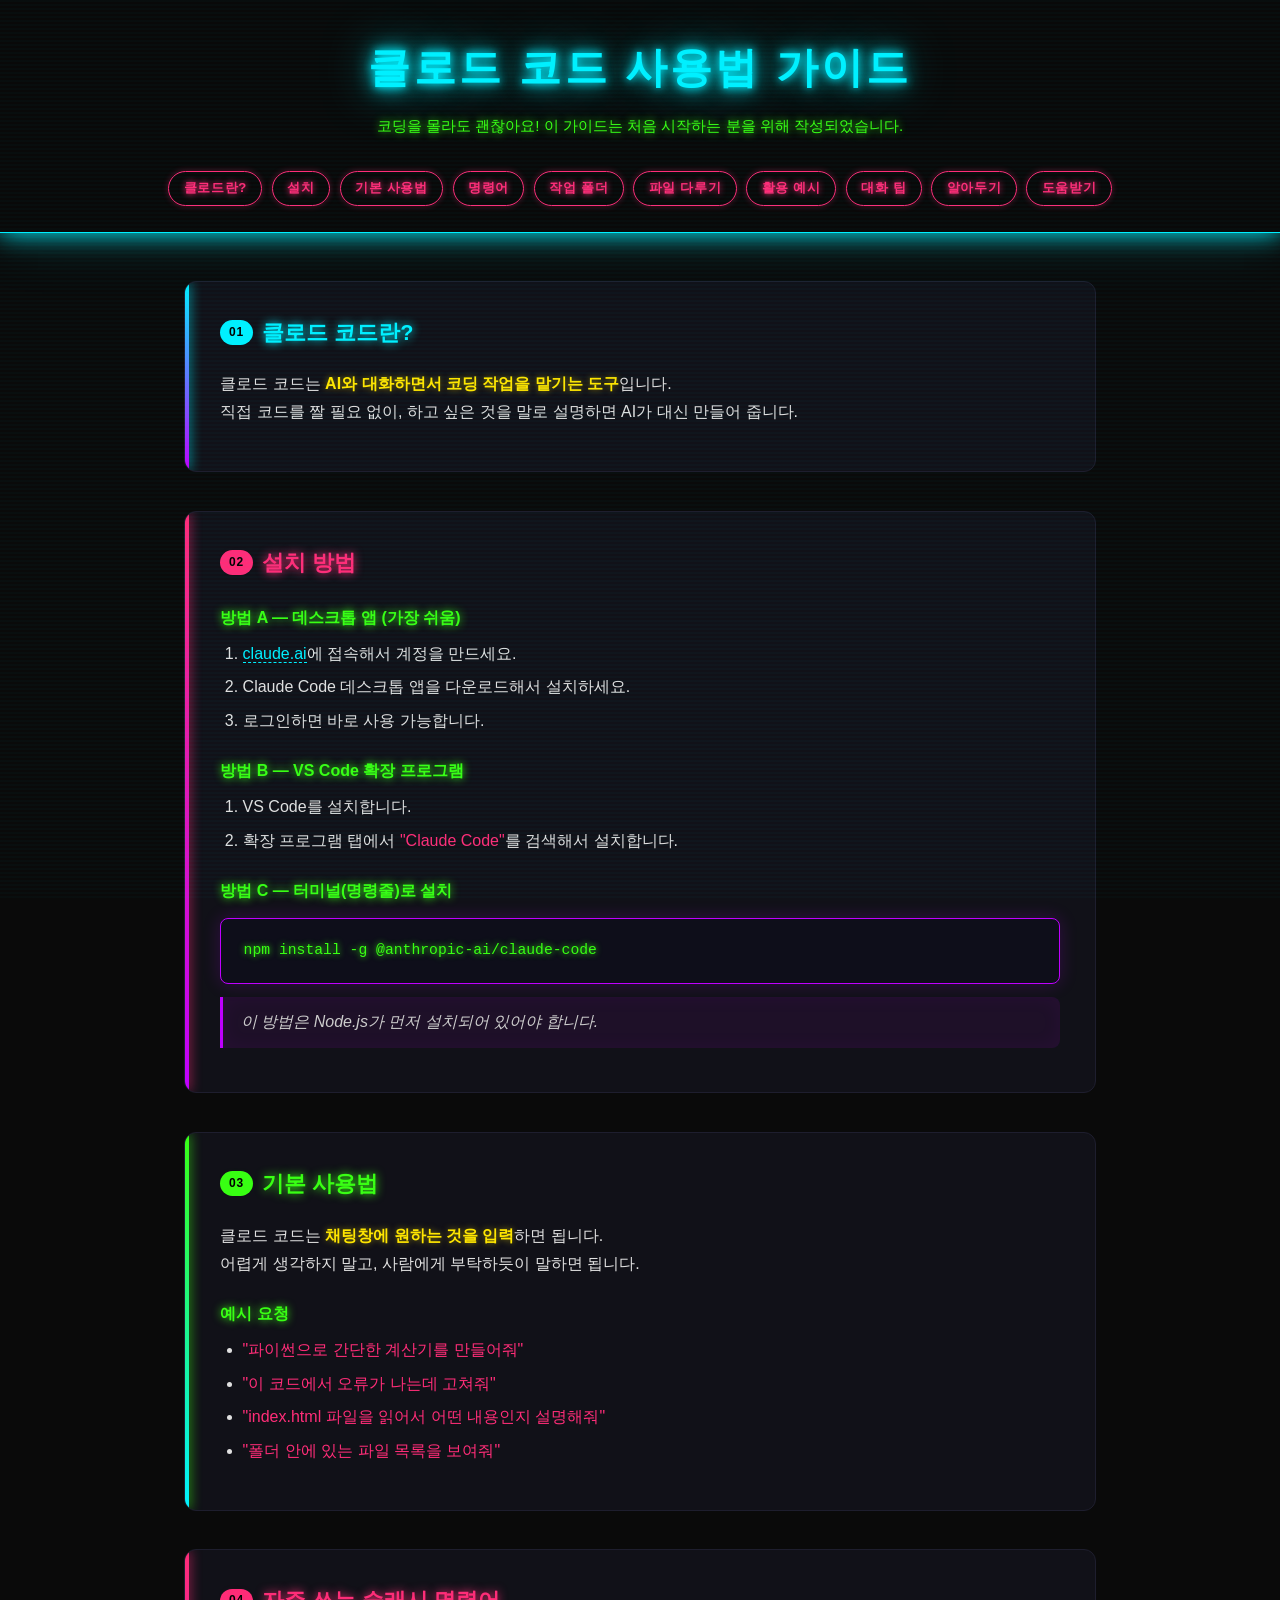
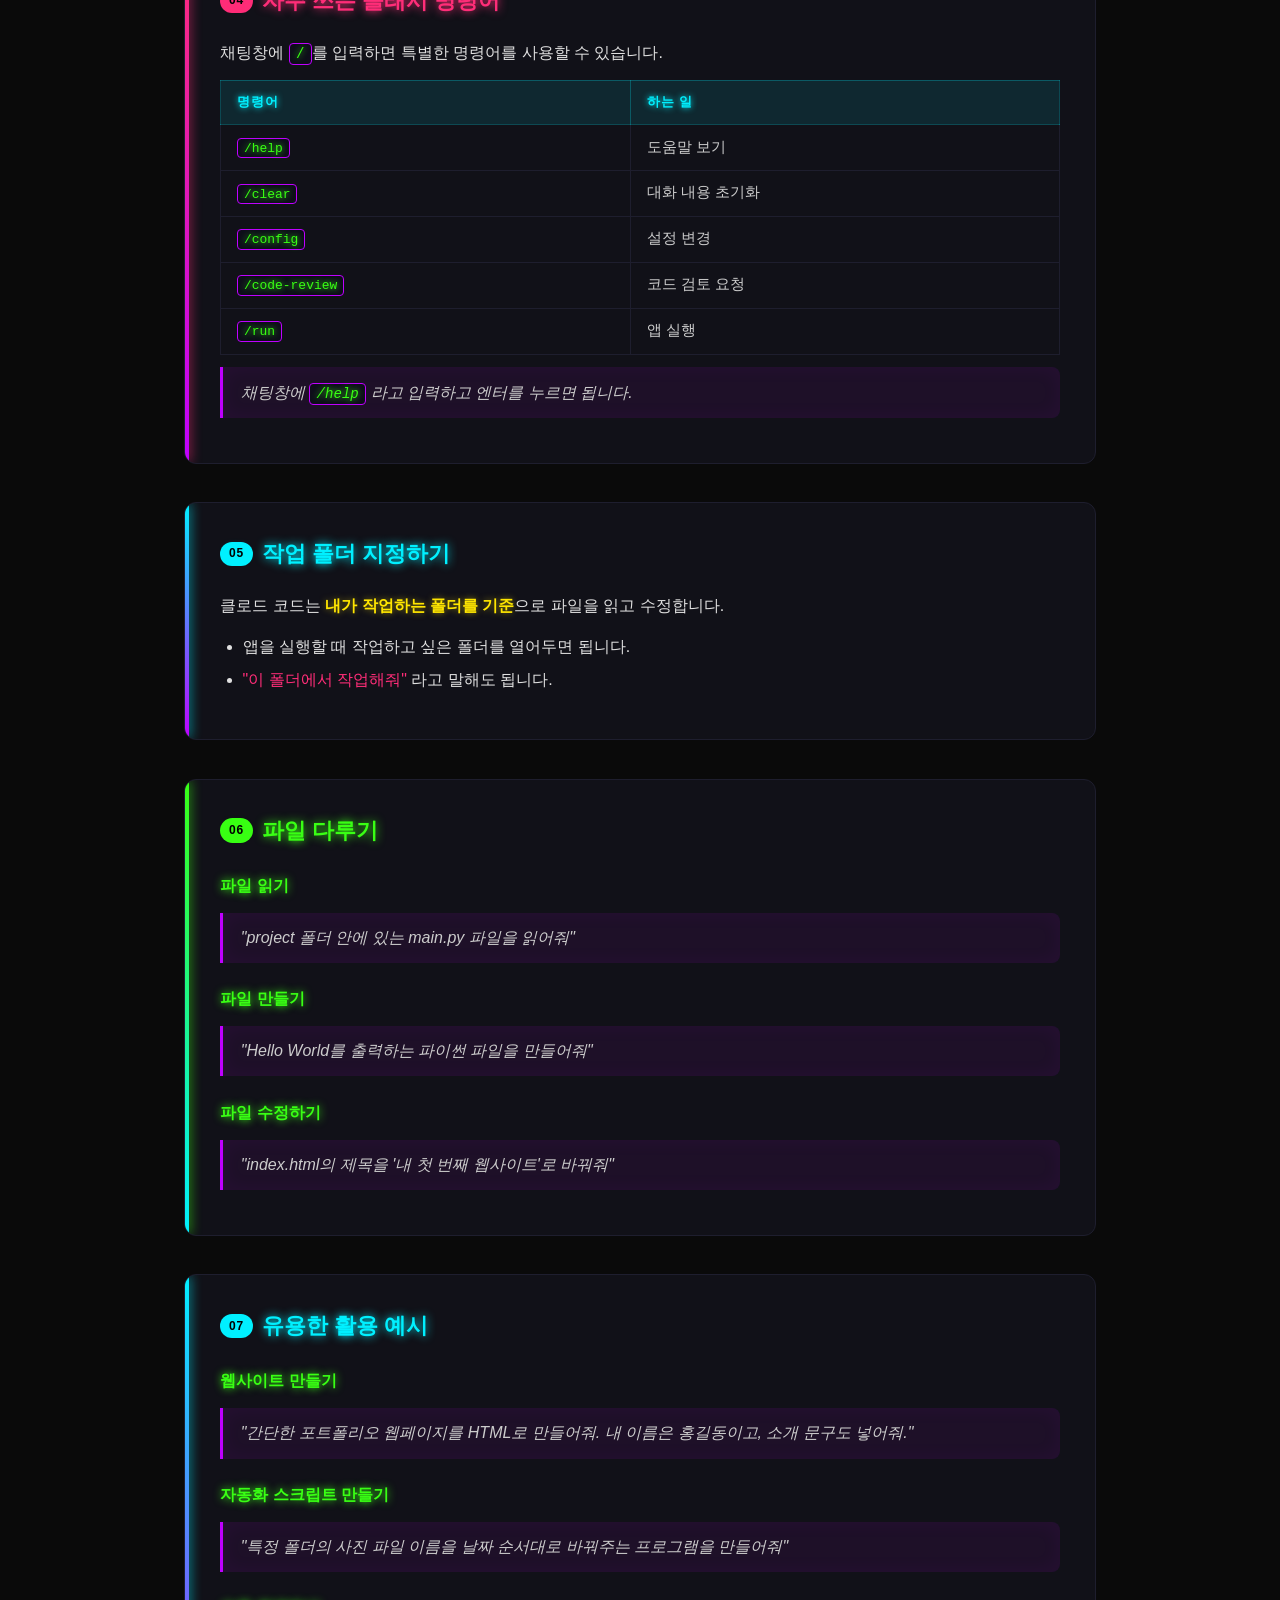
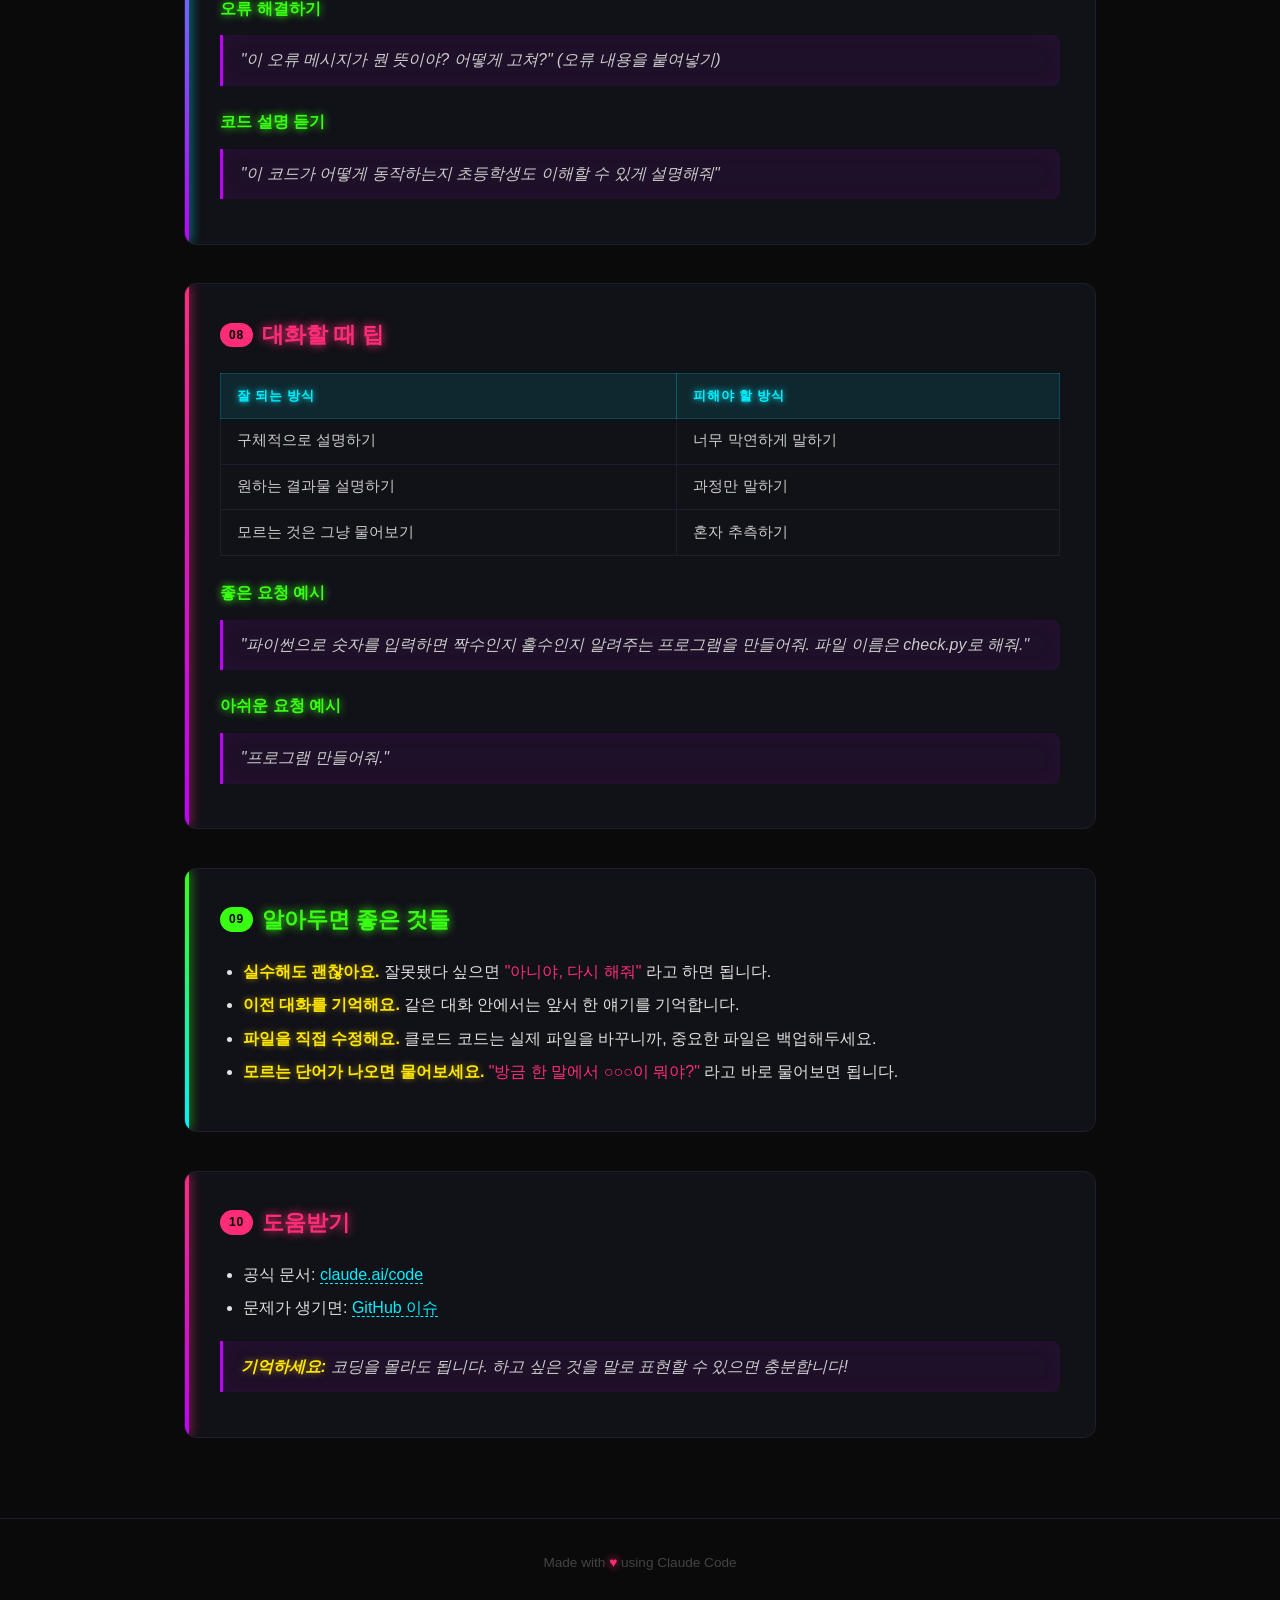
<file: index.html>
<!DOCTYPE html>
<html lang="ko">
<head>
  <meta charset="UTF-8" />
  <meta name="viewport" content="width=device-width, initial-scale=1.0" />
  <title>클로드 코드 사용법 가이드</title>
  <style>
    :root {
      --neon-green:  #39ff14;
      --neon-pink:   #ff2d78;
      --neon-blue:   #00f0ff;
      --neon-purple: #bf00ff;
      --neon-yellow: #ffe600;
      --bg:          #0a0a0a;
      --bg-card:     #111118;
      --border:      #1e1e2e;
      --text:        #e0e0e0;
    }

    * { margin: 0; padding: 0; box-sizing: border-box; }

    body {
      background: var(--bg);
      color: var(--text);
      font-family: 'Segoe UI', 'Malgun Gothic', sans-serif;
      line-height: 1.75;
      min-height: 100vh;
    }

    body::before {
      content: '';
      position: fixed;
      inset: 0;
      background: repeating-linear-gradient(
        0deg,
        transparent,
        transparent 2px,
        rgba(0,240,255,.025) 2px,
        rgba(0,240,255,.025) 4px
      );
      pointer-events: none;
      z-index: 999;
    }

    header {
      border-bottom: 1px solid var(--neon-blue);
      box-shadow: 0 0 24px var(--neon-blue), 0 0 60px rgba(0,240,255,.15);
      padding: 2rem 0 1.6rem;
      text-align: center;
      position: sticky;
      top: 0;
      z-index: 100;
      background: rgba(10,10,10,.92);
      backdrop-filter: blur(8px);
    }

    header h1 {
      font-size: clamp(1.6rem, 4vw, 2.6rem);
      font-weight: 900;
      letter-spacing: .08em;
      text-transform: uppercase;
      color: var(--neon-blue);
      text-shadow:
        0 0 8px var(--neon-blue),
        0 0 20px var(--neon-blue),
        0 0 50px rgba(0,240,255,.6);
    }

    header p {
      margin-top: .5rem;
      font-size: .95rem;
      color: var(--neon-green);
      text-shadow: 0 0 8px var(--neon-green);
    }

    nav {
      display: flex;
      flex-wrap: wrap;
      gap: .6rem;
      justify-content: center;
      padding: 1.2rem 1rem 0;
    }

    nav a {
      text-decoration: none;
      color: var(--neon-pink);
      border: 1px solid var(--neon-pink);
      padding: .3rem .9rem;
      border-radius: 999px;
      font-size: .82rem;
      font-weight: 700;
      letter-spacing: .05em;
      transition: all .2s;
      text-shadow: 0 0 6px var(--neon-pink);
      box-shadow: 0 0 6px rgba(255,45,120,.3);
    }

    nav a:hover {
      background: var(--neon-pink);
      color: #000;
      text-shadow: none;
      box-shadow: 0 0 18px var(--neon-pink), 0 0 40px rgba(255,45,120,.5);
    }

    .wrapper {
      max-width: 960px;
      margin: 0 auto;
      padding: 3rem 1.5rem 5rem;
      display: grid;
      gap: 2.4rem;
    }

    .card {
      background: var(--bg-card);
      border: 1px solid var(--border);
      border-radius: 12px;
      padding: 2rem 2.2rem;
      position: relative;
      overflow: hidden;
      transition: box-shadow .3s, border-color .3s;
    }

    .card:hover {
      border-color: var(--neon-blue);
      box-shadow: 0 0 18px rgba(0,240,255,.25), inset 0 0 40px rgba(0,240,255,.04);
    }

    .card::before {
      content: '';
      position: absolute;
      left: 0; top: 0; bottom: 0;
      width: 4px;
      border-radius: 12px 0 0 12px;
      background: linear-gradient(180deg, var(--neon-blue), var(--neon-purple));
      box-shadow: 0 0 12px var(--neon-blue);
    }

    .section-title {
      font-size: 1.35rem;
      font-weight: 800;
      margin-bottom: 1.2rem;
      color: var(--neon-blue);
      text-shadow: 0 0 10px var(--neon-blue);
      display: flex;
      align-items: center;
      gap: .6rem;
    }

    .section-num {
      font-size: .75rem;
      background: var(--neon-blue);
      color: #000;
      padding: .1rem .55rem;
      border-radius: 999px;
      font-weight: 900;
      letter-spacing: .06em;
      flex-shrink: 0;
    }

    h3 {
      font-size: 1rem;
      color: var(--neon-green);
      text-shadow: 0 0 8px var(--neon-green);
      margin: 1.4rem 0 .5rem;
    }

    p { margin-bottom: .8rem; }

    ul, ol { padding-left: 1.4rem; margin-bottom: .8rem; }
    li { margin-bottom: .35rem; }

    strong { color: var(--neon-yellow); text-shadow: 0 0 6px rgba(255,230,0,.5); }
    em { color: var(--neon-pink); font-style: normal; }

    blockquote {
      margin: .8rem 0;
      padding: .7rem 1.1rem;
      border-left: 3px solid var(--neon-purple);
      background: rgba(191,0,255,.07);
      border-radius: 0 8px 8px 0;
      color: #ccc;
      font-style: italic;
      box-shadow: inset 0 0 20px rgba(191,0,255,.06);
    }

    code {
      background: #0e0e1a;
      border: 1px solid var(--neon-purple);
      color: var(--neon-green);
      padding: .15em .45em;
      border-radius: 4px;
      font-size: .88em;
      font-family: 'Consolas', 'Courier New', monospace;
      text-shadow: 0 0 6px var(--neon-green);
    }

    pre {
      background: #0e0e1a;
      border: 1px solid var(--neon-purple);
      box-shadow: 0 0 18px rgba(191,0,255,.2);
      border-radius: 8px;
      padding: 1.2rem 1.4rem;
      overflow-x: auto;
      margin: .8rem 0;
    }

    pre code { border: none; padding: 0; font-size: .92em; background: transparent; }

    table { width: 100%; border-collapse: collapse; margin: .8rem 0; font-size: .92rem; }

    th {
      background: rgba(0,240,255,.1);
      color: var(--neon-blue);
      text-shadow: 0 0 6px var(--neon-blue);
      border: 1px solid rgba(0,240,255,.25);
      padding: .65rem 1rem;
      text-align: left;
      font-size: .8rem;
      letter-spacing: .06em;
      text-transform: uppercase;
    }

    td { border: 1px solid var(--border); padding: .6rem 1rem; color: #ccc; }
    tr:hover td { background: rgba(0,240,255,.04); }

    a { color: var(--neon-blue); text-decoration: none; border-bottom: 1px dashed var(--neon-blue); transition: color .2s; }
    a:hover { color: var(--neon-green); border-color: var(--neon-green); }

    .card:nth-child(2n)::before  { background: linear-gradient(180deg, var(--neon-pink), var(--neon-purple)); box-shadow: 0 0 12px var(--neon-pink); }
    .card:nth-child(3n)::before  { background: linear-gradient(180deg, var(--neon-green), var(--neon-blue)); box-shadow: 0 0 12px var(--neon-green); }
    .card:nth-child(2n) .section-num  { background: var(--neon-pink); }
    .card:nth-child(3n) .section-num  { background: var(--neon-green); }
    .card:nth-child(2n) .section-title { color: var(--neon-pink); text-shadow: 0 0 10px var(--neon-pink); }
    .card:nth-child(3n) .section-title { color: var(--neon-green); text-shadow: 0 0 10px var(--neon-green); }

    footer { text-align: center; padding: 2rem; border-top: 1px solid var(--border); color: #444; font-size: .85rem; }
    footer span { color: var(--neon-pink); text-shadow: 0 0 8px var(--neon-pink); }

    @media (max-width: 600px) {
      .card { padding: 1.4rem 1.2rem; }
      nav a { font-size: .75rem; }
    }
  </style>
</head>
<body>

<header>
  <h1>클로드 코드 사용법 가이드</h1>
  <p>코딩을 몰라도 괜찮아요! 이 가이드는 처음 시작하는 분을 위해 작성되었습니다.</p>
  <nav>
    <a href="#s1">클로드란?</a>
    <a href="#s2">설치</a>
    <a href="#s3">기본 사용법</a>
    <a href="#s4">명령어</a>
    <a href="#s5">작업 폴더</a>
    <a href="#s6">파일 다루기</a>
    <a href="#s7">활용 예시</a>
    <a href="#s8">대화 팁</a>
    <a href="#s9">알아두기</a>
    <a href="#s10">도움받기</a>
  </nav>
</header>

<main class="wrapper">

  <section class="card" id="s1">
    <h2 class="section-title"><span class="section-num">01</span>클로드 코드란?</h2>
    <p>클로드 코드는 <strong>AI와 대화하면서 코딩 작업을 맡기는 도구</strong>입니다.<br/>
    직접 코드를 짤 필요 없이, 하고 싶은 것을 말로 설명하면 AI가 대신 만들어 줍니다.</p>
  </section>

  <section class="card" id="s2">
    <h2 class="section-title"><span class="section-num">02</span>설치 방법</h2>
    <h3>방법 A — 데스크톱 앱 (가장 쉬움)</h3>
    <ol>
      <li><a href="https://claude.ai" target="_blank">claude.ai</a>에 접속해서 계정을 만드세요.</li>
      <li>Claude Code 데스크톱 앱을 다운로드해서 설치하세요.</li>
      <li>로그인하면 바로 사용 가능합니다.</li>
    </ol>
    <h3>방법 B — VS Code 확장 프로그램</h3>
    <ol>
      <li>VS Code를 설치합니다.</li>
      <li>확장 프로그램 탭에서 <em>"Claude Code"</em>를 검색해서 설치합니다.</li>
    </ol>
    <h3>방법 C — 터미널(명령줄)로 설치</h3>
    <pre><code>npm install -g @anthropic-ai/claude-code</code></pre>
    <blockquote>이 방법은 Node.js가 먼저 설치되어 있어야 합니다.</blockquote>
  </section>

  <section class="card" id="s3">
    <h2 class="section-title"><span class="section-num">03</span>기본 사용법</h2>
    <p>클로드 코드는 <strong>채팅창에 원하는 것을 입력</strong>하면 됩니다.<br/>
    어렵게 생각하지 말고, 사람에게 부탁하듯이 말하면 됩니다.</p>
    <h3>예시 요청</h3>
    <ul>
      <li><em>"파이썬으로 간단한 계산기를 만들어줘"</em></li>
      <li><em>"이 코드에서 오류가 나는데 고쳐줘"</em></li>
      <li><em>"index.html 파일을 읽어서 어떤 내용인지 설명해줘"</em></li>
      <li><em>"폴더 안에 있는 파일 목록을 보여줘"</em></li>
    </ul>
  </section>

  <section class="card" id="s4">
    <h2 class="section-title"><span class="section-num">04</span>자주 쓰는 슬래시 명령어</h2>
    <p>채팅창에 <code>/</code>를 입력하면 특별한 명령어를 사용할 수 있습니다.</p>
    <table>
      <thead><tr><th>명령어</th><th>하는 일</th></tr></thead>
      <tbody>
        <tr><td><code>/help</code></td><td>도움말 보기</td></tr>
        <tr><td><code>/clear</code></td><td>대화 내용 초기화</td></tr>
        <tr><td><code>/config</code></td><td>설정 변경</td></tr>
        <tr><td><code>/code-review</code></td><td>코드 검토 요청</td></tr>
        <tr><td><code>/run</code></td><td>앱 실행</td></tr>
      </tbody>
    </table>
    <blockquote>채팅창에 <code>/help</code> 라고 입력하고 엔터를 누르면 됩니다.</blockquote>
  </section>

  <section class="card" id="s5">
    <h2 class="section-title"><span class="section-num">05</span>작업 폴더 지정하기</h2>
    <p>클로드 코드는 <strong>내가 작업하는 폴더를 기준</strong>으로 파일을 읽고 수정합니다.</p>
    <ul>
      <li>앱을 실행할 때 작업하고 싶은 폴더를 열어두면 됩니다.</li>
      <li><em>"이 폴더에서 작업해줘"</em> 라고 말해도 됩니다.</li>
    </ul>
  </section>

  <section class="card" id="s6">
    <h2 class="section-title"><span class="section-num">06</span>파일 다루기</h2>
    <h3>파일 읽기</h3>
    <blockquote>"project 폴더 안에 있는 main.py 파일을 읽어줘"</blockquote>
    <h3>파일 만들기</h3>
    <blockquote>"Hello World를 출력하는 파이썬 파일을 만들어줘"</blockquote>
    <h3>파일 수정하기</h3>
    <blockquote>"index.html의 제목을 '내 첫 번째 웹사이트'로 바꿔줘"</blockquote>
  </section>

  <section class="card" id="s7">
    <h2 class="section-title"><span class="section-num">07</span>유용한 활용 예시</h2>
    <h3>웹사이트 만들기</h3>
    <blockquote>"간단한 포트폴리오 웹페이지를 HTML로 만들어줘. 내 이름은 홍길동이고, 소개 문구도 넣어줘."</blockquote>
    <h3>자동화 스크립트 만들기</h3>
    <blockquote>"특정 폴더의 사진 파일 이름을 날짜 순서대로 바꿔주는 프로그램을 만들어줘"</blockquote>
    <h3>오류 해결하기</h3>
    <blockquote>"이 오류 메시지가 뭔 뜻이야? 어떻게 고쳐?" (오류 내용을 붙여넣기)</blockquote>
    <h3>코드 설명 듣기</h3>
    <blockquote>"이 코드가 어떻게 동작하는지 초등학생도 이해할 수 있게 설명해줘"</blockquote>
  </section>

  <section class="card" id="s8">
    <h2 class="section-title"><span class="section-num">08</span>대화할 때 팁</h2>
    <table>
      <thead><tr><th>잘 되는 방식</th><th>피해야 할 방식</th></tr></thead>
      <tbody>
        <tr><td>구체적으로 설명하기</td><td>너무 막연하게 말하기</td></tr>
        <tr><td>원하는 결과물 설명하기</td><td>과정만 말하기</td></tr>
        <tr><td>모르는 것은 그냥 물어보기</td><td>혼자 추측하기</td></tr>
      </tbody>
    </table>
    <h3>좋은 요청 예시</h3>
    <blockquote>"파이썬으로 숫자를 입력하면 짝수인지 홀수인지 알려주는 프로그램을 만들어줘. 파일 이름은 check.py로 해줘."</blockquote>
    <h3>아쉬운 요청 예시</h3>
    <blockquote>"프로그램 만들어줘."</blockquote>
  </section>

  <section class="card" id="s9">
    <h2 class="section-title"><span class="section-num">09</span>알아두면 좋은 것들</h2>
    <ul>
      <li><strong>실수해도 괜찮아요.</strong> 잘못됐다 싶으면 <em>"아니야, 다시 해줘"</em> 라고 하면 됩니다.</li>
      <li><strong>이전 대화를 기억해요.</strong> 같은 대화 안에서는 앞서 한 얘기를 기억합니다.</li>
      <li><strong>파일을 직접 수정해요.</strong> 클로드 코드는 실제 파일을 바꾸니까, 중요한 파일은 백업해두세요.</li>
      <li><strong>모르는 단어가 나오면 물어보세요.</strong> <em>"방금 한 말에서 ○○○이 뭐야?"</em> 라고 바로 물어보면 됩니다.</li>
    </ul>
  </section>

  <section class="card" id="s10">
    <h2 class="section-title"><span class="section-num">10</span>도움받기</h2>
    <ul>
      <li>공식 문서: <a href="https://claude.ai/code" target="_blank">claude.ai/code</a></li>
      <li>문제가 생기면: <a href="https://github.com/anthropics/claude-code/issues" target="_blank">GitHub 이슈</a></li>
    </ul>
    <blockquote style="margin-top:1.2rem">
      <strong>기억하세요:</strong> 코딩을 몰라도 됩니다. 하고 싶은 것을 말로 표현할 수 있으면 충분합니다!
    </blockquote>
  </section>

</main>

<footer>
  Made with <span>♥</span> using Claude Code
</footer>

</body>
</html>
</file>
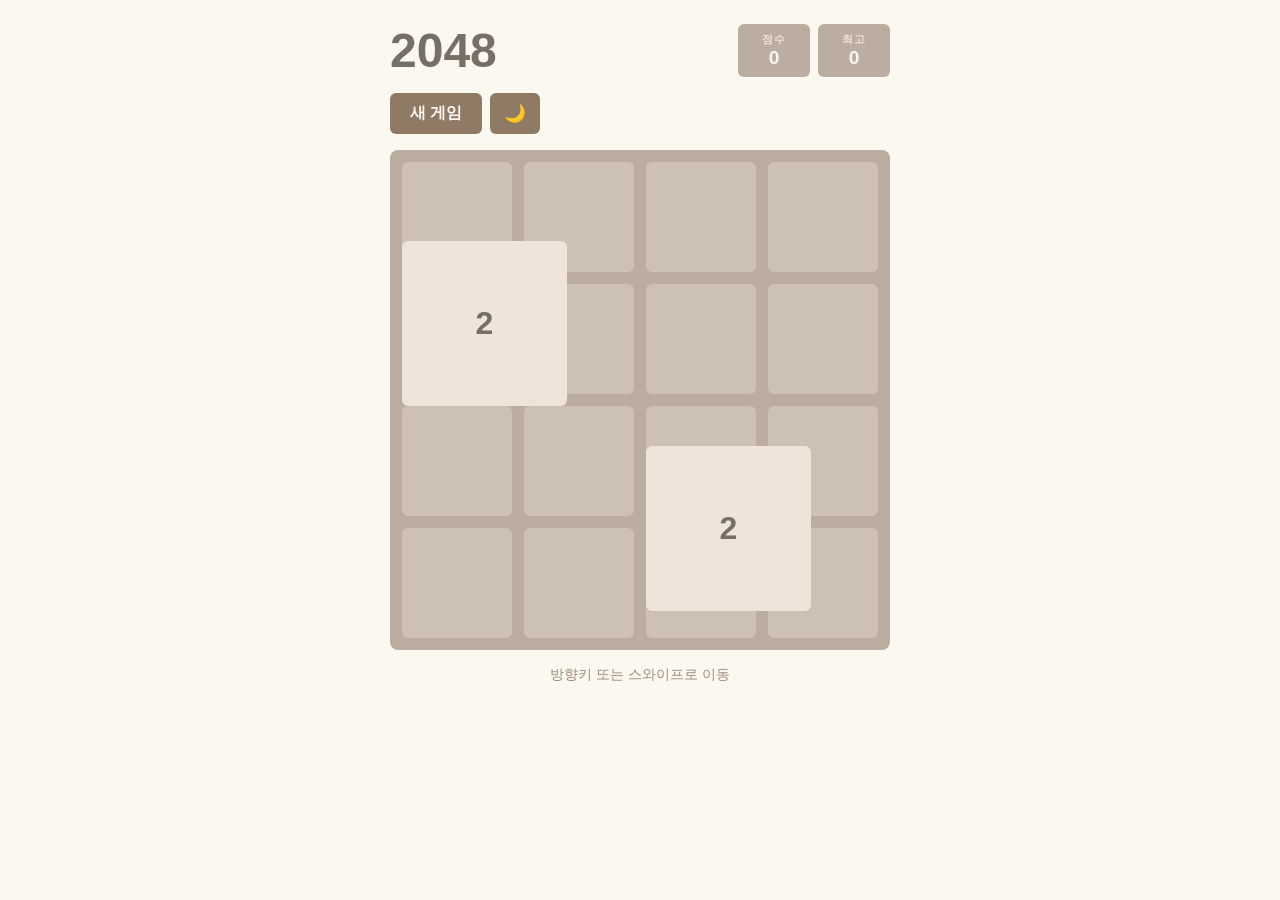
<file: apps/2048/index.html>
<!DOCTYPE html>
<html lang="ko" data-theme="light">
<head>
  <meta charset="UTF-8" />
  <meta name="viewport" content="width=device-width, initial-scale=1.0" />
  <title>2048</title>
  <link rel="stylesheet" href="css/style.css" />
</head>
<body>
  <div class="container">
    <header class="header">
      <h1 class="title">2048</h1>
      <div class="scores">
        <div class="score-box">
          <span class="score-label">점수</span>
          <span class="score-value" id="score">0</span>
        </div>
        <div class="score-box">
          <span class="score-label">최고</span>
          <span class="score-value" id="best">0</span>
        </div>
      </div>
    </header>

    <div class="controls">
      <button class="btn" id="new-game">새 게임</button>
      <button class="btn btn-icon" id="theme-toggle" aria-label="다크 모드 전환">🌙</button>
    </div>

    <main>
      <div class="grid-wrapper" id="grid-wrapper" role="grid" aria-label="2048 게임 그리드">
        <div class="grid-bg">
          <div class="cell-bg"></div>
          <div class="cell-bg"></div>
          <div class="cell-bg"></div>
          <div class="cell-bg"></div>
          <div class="cell-bg"></div>
          <div class="cell-bg"></div>
          <div class="cell-bg"></div>
          <div class="cell-bg"></div>
          <div class="cell-bg"></div>
          <div class="cell-bg"></div>
          <div class="cell-bg"></div>
          <div class="cell-bg"></div>
          <div class="cell-bg"></div>
          <div class="cell-bg"></div>
          <div class="cell-bg"></div>
          <div class="cell-bg"></div>
        </div>
        <div class="tiles" id="tiles"></div>

        <div class="overlay hidden" id="overlay-win">
          <div class="overlay-content">
            <p class="overlay-msg">🎉 2048 달성!</p>
            <button class="btn" id="continue-btn">계속하기</button>
          </div>
        </div>

        <div class="overlay hidden" id="overlay-over">
          <div class="overlay-content">
            <p class="overlay-msg">게임 오버</p>
            <button class="btn" id="retry-btn">다시하기</button>
          </div>
        </div>
      </div>
    </main>

    <p class="hint">방향키 또는 스와이프로 이동</p>
  </div>

  <script type="module" src="js/game.js"></script>
</body>
</html>
</file>
<file: apps/2048/css/style.css>
/* ===== CSS 변수 (라이트 모드) ===== */
:root {
  --bg: #faf8ef;
  --grid-bg: #bbada0;
  --cell-bg: #cdc1b4;
  --text: #776e65;
  --text-light: #f9f6f2;
  --text-muted: #9e8d7e;
  --accent: #8f7a66;
  --btn-bg: #8f7a66;
  --btn-text: #f9f6f2;
  --overlay-bg: rgba(238, 228, 218, 0.73);
  --score-bg: #bbada0;
  --score-text: #f9f6f2;
  --score-label: #eee4da;
}

/* 다크 모드 */
@media (prefers-color-scheme: dark) {
  :root {
    --bg: #1a1a2e;
    --grid-bg: #2a2a3e;
    --cell-bg: #3a3a4e;
    --text: #e0d5cc;
    --text-light: #f9f6f2;
    --text-muted: #9a9ab0;
    --accent: #60a5fa;
    --btn-bg: #4a4a6e;
    --btn-text: #f9f6f2;
    --overlay-bg: rgba(26, 26, 46, 0.80);
    --score-bg: #2a2a3e;
    --score-text: #f9f6f2;
    --score-label: #9a9ab0;
  }
}

[data-theme='dark'] {
  --bg: #1a1a2e;
  --grid-bg: #2a2a3e;
  --cell-bg: #3a3a4e;
  --text: #e0d5cc;
  --text-light: #f9f6f2;
  --text-muted: #9a9ab0;
  --accent: #60a5fa;
  --btn-bg: #4a4a6e;
  --btn-text: #f9f6f2;
  --overlay-bg: rgba(26, 26, 46, 0.80);
  --score-bg: #2a2a3e;
  --score-text: #f9f6f2;
  --score-label: #9a9ab0;
}

[data-theme='light'] {
  --bg: #faf8ef;
  --grid-bg: #bbada0;
  --cell-bg: #cdc1b4;
  --text: #776e65;
  --text-light: #f9f6f2;
  --text-muted: #9e8d7e;
  --accent: #8f7a66;
  --btn-bg: #8f7a66;
  --btn-text: #f9f6f2;
  --overlay-bg: rgba(238, 228, 218, 0.73);
  --score-bg: #bbada0;
  --score-text: #f9f6f2;
  --score-label: #eee4da;
}

/* ===== 리셋 & 기본 ===== */
*, *::before, *::after {
  box-sizing: border-box;
  margin: 0;
  padding: 0;
}

body {
  background: var(--bg);
  color: var(--text);
  font-family: -apple-system, BlinkMacSystemFont, 'Segoe UI', Roboto, Helvetica, Arial, sans-serif;
  min-height: 100vh;
  display: flex;
  justify-content: center;
  align-items: flex-start;
  padding: 24px 16px;
  transition: background 0.2s, color 0.2s;
}

/* ===== 레이아웃 ===== */
.container {
  width: 100%;
  max-width: 500px;
}

/* ===== 헤더 ===== */
.header {
  display: flex;
  align-items: center;
  justify-content: space-between;
  margin-bottom: 16px;
}

.title {
  font-size: 3rem;
  font-weight: 800;
  color: var(--text);
  line-height: 1;
}

.scores {
  display: flex;
  gap: 8px;
}

.score-box {
  background: var(--score-bg);
  border-radius: 6px;
  padding: 8px 16px;
  text-align: center;
  min-width: 72px;
}

.score-label {
  display: block;
  font-size: 0.7rem;
  font-weight: 700;
  text-transform: uppercase;
  letter-spacing: 0.05em;
  color: var(--score-label);
}

.score-value {
  display: block;
  font-size: 1.2rem;
  font-weight: 800;
  color: var(--score-text);
}

/* ===== 컨트롤 ===== */
.controls {
  display: flex;
  gap: 8px;
  margin-bottom: 16px;
}

.btn {
  background: var(--btn-bg);
  color: var(--btn-text);
  border: none;
  border-radius: 6px;
  padding: 10px 20px;
  font-size: 1rem;
  font-weight: 700;
  cursor: pointer;
  transition: opacity 0.15s;
}

.btn:hover {
  opacity: 0.85;
}

.btn:active {
  opacity: 0.7;
}

.btn-icon {
  padding: 10px 14px;
  font-size: 1.1rem;
}

/* ===== 그리드 ===== */
.grid-wrapper {
  position: relative;
  background: var(--grid-bg);
  border-radius: 8px;
  padding: 12px;
  touch-action: none;
  user-select: none;
}

.grid-bg {
  display: grid;
  grid-template-columns: repeat(4, 1fr);
  gap: 12px;
}

.cell-bg {
  background: var(--cell-bg);
  border-radius: 6px;
  aspect-ratio: 1 / 1;
}

/* ===== 타일 레이어 ===== */
.tiles {
  position: absolute;
  top: 12px;
  left: 12px;
  right: 12px;
  bottom: 12px;
  display: grid;
  grid-template-columns: repeat(4, 1fr);
  gap: 12px;
  pointer-events: none;
}

/* ===== 개별 타일 ===== */
.tile {
  border-radius: 6px;
  display: flex;
  align-items: center;
  justify-content: center;
  font-weight: 800;
  font-size: 2rem;
  color: var(--text);
  animation: tile-appear 150ms ease-out both;
  aspect-ratio: 1 / 1;
}

/* 4자리 */
.tile[data-val='1024'],
.tile[data-val='2048'] {
  font-size: 1.5rem;
}

/* 5자리+ */
.tile.large-num {
  font-size: 1.1rem;
}

@keyframes tile-appear {
  from { transform: scale(0); }
  to   { transform: scale(1); }
}

@media (prefers-reduced-motion: reduce) {
  .tile {
    animation: none;
  }
}

/* ===== 타일 색상 ===== */
.tile[data-val='2']    { background: #eee4da; color: #776e65; }
.tile[data-val='4']    { background: #ede0c8; color: #776e65; }
.tile[data-val='8']    { background: #f2b179; color: #f9f6f2; }
.tile[data-val='16']   { background: #f59563; color: #f9f6f2; }
.tile[data-val='32']   { background: #f67c5f; color: #f9f6f2; }
.tile[data-val='64']   { background: #f65e3b; color: #f9f6f2; }
.tile[data-val='128']  { background: #edcf72; color: #f9f6f2; }
.tile[data-val='256']  { background: #edcc61; color: #f9f6f2; }
.tile[data-val='512']  { background: #edc850; color: #f9f6f2; }
.tile[data-val='1024'] { background: #edc53f; color: #f9f6f2; }
.tile[data-val='2048'] { background: #edc22e; color: #f9f6f2; }
.tile.super            { background: #3c3a32; color: #f9f6f2; }

/* ===== 오버레이 ===== */
.overlay {
  position: absolute;
  inset: 0;
  border-radius: 8px;
  background: var(--overlay-bg);
  display: flex;
  align-items: center;
  justify-content: center;
  z-index: 10;
}

.overlay.hidden {
  display: none;
}

.overlay-content {
  text-align: center;
  display: flex;
  flex-direction: column;
  align-items: center;
  gap: 16px;
}

.overlay-msg {
  font-size: 2rem;
  font-weight: 800;
  color: var(--text);
}

/* ===== 힌트 ===== */
.hint {
  text-align: center;
  color: var(--text-muted);
  font-size: 0.85rem;
  margin-top: 16px;
}

/* ===== 모바일 ===== */
@media (max-width: 480px) {
  body {
    padding: 16px 12px;
  }

  .title {
    font-size: 2.2rem;
  }

  .score-box {
    padding: 6px 10px;
    min-width: 60px;
  }

  .score-value {
    font-size: 1rem;
  }

  .tile {
    font-size: 1.4rem;
  }

  .tile[data-val='1024'],
  .tile[data-val='2048'] {
    font-size: 1.1rem;
  }

  .tile.large-num {
    font-size: 0.85rem;
  }
}
</file>
